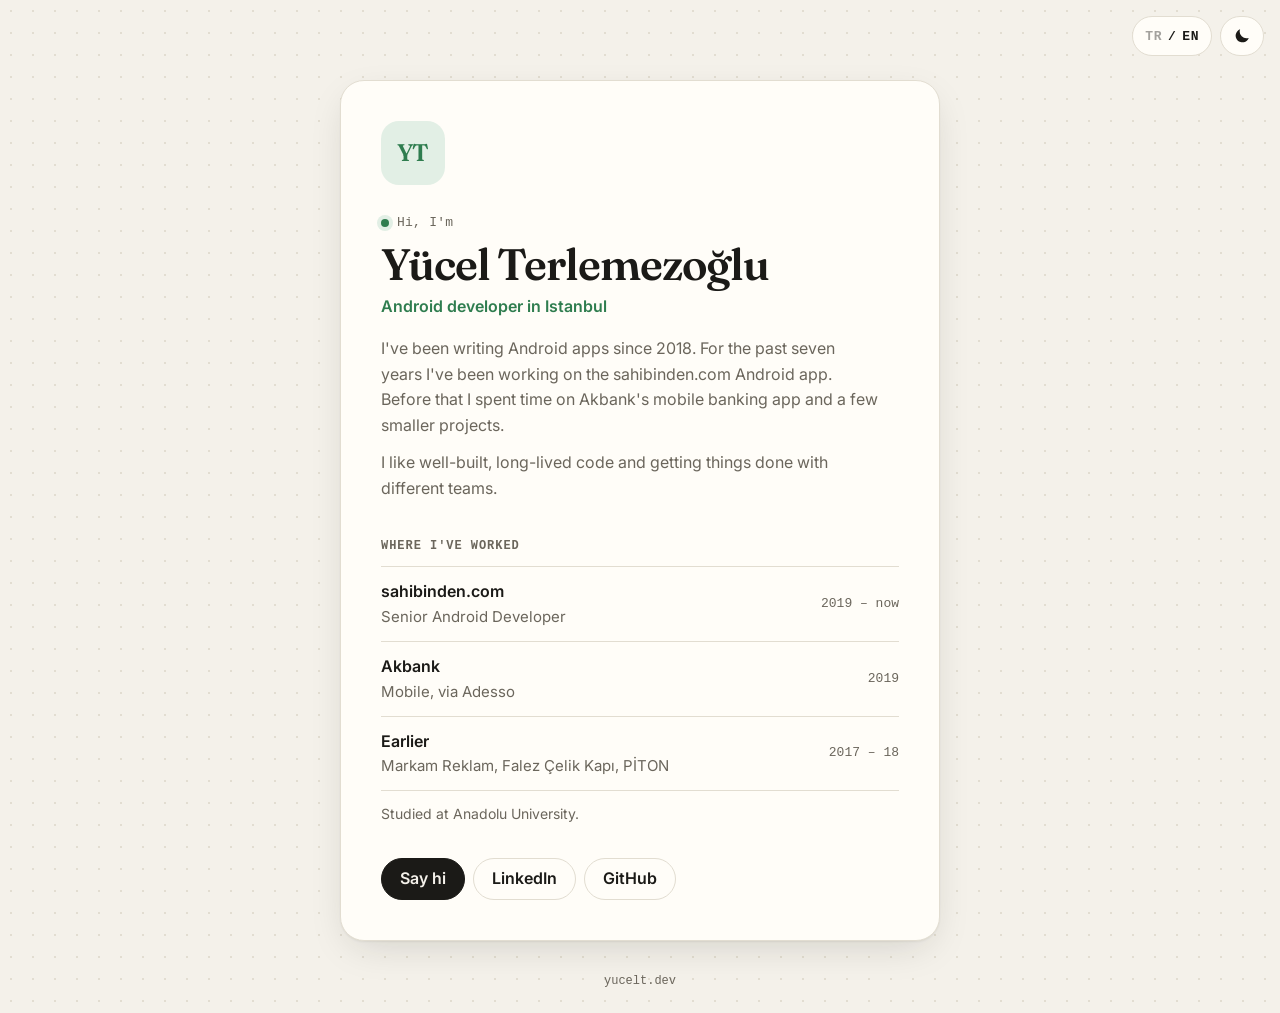
<file: index.html>
<!DOCTYPE html>
<html lang="en" data-title-tr="Yücel Terlemezoğlu · Kıdemli Android Geliştirici">
<head>
	<meta charset="utf-8">
	<meta name="viewport" content="width=device-width, initial-scale=1">
	<title>Yücel Terlemezoğlu · Senior Android Developer</title>
	<meta name="description" content="Yücel Terlemezoğlu — Senior Android Developer at sahibinden.com, Istanbul." data-tr="Yücel Terlemezoğlu — sahibinden.com'da Kıdemli Android Geliştirici, İstanbul.">
	<meta name="theme-color" content="#f4f1ea" media="(prefers-color-scheme: light)">
	<meta name="theme-color" content="#12130f" media="(prefers-color-scheme: dark)">
	<link rel="canonical" href="https://yucelt.dev/">
	<meta property="og:type" content="profile">
	<meta property="og:url" content="https://yucelt.dev/">
	<meta property="og:title" content="Yücel Terlemezoğlu">
	<meta property="og:description" content="Senior Android Developer at sahibinden.com, Istanbul.">
	<meta name="twitter:card" content="summary">
	<link rel="icon" type="image/png" href="/assets/images/favicon.png">
	<link rel="apple-touch-icon" href="/assets/images/favicon.png">
	<script>try { var t = localStorage.getItem("theme"); if (t) document.documentElement.dataset.theme = t; } catch (e) {}</script>
	<link rel="preconnect" href="https://fonts.googleapis.com">
	<link rel="preconnect" href="https://fonts.gstatic.com" crossorigin>
	<link rel="stylesheet" href="https://fonts.googleapis.com/css2?family=Fraunces:opsz,wght@9..144,600&family=Inter:wght@400;500;600&display=swap">
	<link rel="stylesheet" href="/assets/css/site.css">
	<script type="application/ld+json">
	{
		"@context": "https://schema.org",
		"@type": "Person",
		"name": "Yücel Terlemezoğlu",
		"jobTitle": "Senior Android Developer",
		"worksFor": { "@type": "Organization", "name": "sahibinden.com" },
		"address": { "@type": "PostalAddress", "addressLocality": "Istanbul", "addressCountry": "TR" },
		"alumniOf": { "@type": "CollegeOrUniversity", "name": "Anadolu University" },
		"url": "https://yucelt.dev/",
		"sameAs": [
			"https://www.linkedin.com/in/yucelt",
			"https://github.com/YucelT94"
		]
	}
	</script>
</head>
<body>
	<div class="toolbar">
		<button type="button" class="toggle" id="lang-toggle" aria-label="Türkçe'ye geç">
			<span data-lang-opt="tr">TR</span><span aria-hidden="true">/</span><span data-lang-opt="en">EN</span>
		</button>
		<button type="button" class="toggle" id="theme-toggle" aria-label="Dark theme">
			<svg class="moon" viewBox="0 0 24 24" aria-hidden="true"><path d="M21 14.5A9 9 0 0 1 9.5 3a9 9 0 1 0 11.5 11.5z"/></svg>
			<svg class="sun" viewBox="0 0 24 24" aria-hidden="true" style="display:none"><path d="M12 7a5 5 0 1 0 0 10 5 5 0 0 0 0-10zm0-5 1 3h-2l1-3zm0 20-1-3h2l-1 3zM2 12l3-1v2l-3-1zm20 0-3 1v-2l3 1zM4.9 4.9l2.8 1.4-1.4 1.4-1.4-2.8zm14.2 14.2-2.8-1.4 1.4-1.4 1.4 2.8zm0-14.2-1.4 2.8-1.4-1.4 2.8-1.4zM4.9 19.1l1.4-2.8 1.4 1.4-2.8 1.4z"/></svg>
		</button>
	</div>

	<main class="page">
		<article class="card">
			<div class="avatar" aria-hidden="true">YT</div>
			<p class="eyebrow" data-tr="Merhaba, ben">Hi, I'm</p>
			<h1>Yücel Terlemezoğlu</h1>
			<p class="role" data-tr="Android geliştirici, İstanbul">Android developer in Istanbul</p>

			<p class="bio" data-tr="2018'den beri Android uygulamaları yazıyorum. Son yedi yıldır sahibinden.com'un Android uygulamasında çalışıyorum. Öncesinde Akbank'ın mobil bankacılık uygulamasında ve birkaç küçük projede yer aldım.">I've been writing Android apps since 2018. For the past seven years I've been working on the sahibinden.com Android app. Before that I spent time on Akbank's mobile banking app and a few smaller projects.</p>
			<p class="bio" data-tr="İyi kurulmuş, uzun ömürlü kodu ve farklı ekiplerle birlikte iş çıkarmayı seviyorum.">I like well-built, long-lived code and getting things done with different teams.</p>

			<h2 data-tr="Nerelerde çalıştım">Where I've worked</h2>
			<ul class="work">
				<li><span class="org">sahibinden.com</span><span class="what" data-tr="Kıdemli Android Geliştirici">Senior Android Developer</span><span class="when" data-tr="2019 – şimdi">2019 – now</span></li>
				<li><span class="org">Akbank</span><span class="what" data-tr="Mobil, Adesso üzerinden">Mobile, via Adesso</span><span class="when">2019</span></li>
				<li><span class="org" data-tr="Daha önce">Earlier</span><span class="what">Markam Reklam, Falez Çelik Kapı, PİTON</span><span class="when">2017 – 18</span></li>
			</ul>
			<p class="footnote" data-tr="Anadolu Üniversitesi'nde okudum.">Studied at Anadolu University.</p>

			<div class="cta">
				<a class="btn primary" href="mailto:yucelt@gmail.com" data-tr="Merhaba de">Say hi</a>
				<a class="btn" href="https://www.linkedin.com/in/yucelt" rel="me">LinkedIn</a>
				<a class="btn" href="https://github.com/YucelT94" rel="me">GitHub</a>
			</div>
		</article>
	</main>

	<footer>yucelt.dev</footer>

	<script src="/assets/js/site.js"></script>
</body>
</html>
</file>
<file: assets/css/site.css>
/* yucelt.dev — shared styles for the landing and 404 pages. */

:root {
	--bg: #f4f1ea;
	--surface: #fffdf8;
	--ink: #1b1a17;
	--muted: #6b665c;
	--line: #e2ddd1;
	--accent: #2f7d4f;
	--accent-soft: #e2efe5;
	--shadow: 0 1px 2px rgb(27 26 23 / 6%), 0 12px 40px -12px rgb(27 26 23 / 18%);
	--display: "Fraunces", Georgia, "Times New Roman", serif;
	--body: "Inter", system-ui, -apple-system, "Segoe UI", sans-serif;
	--mono: ui-monospace, "JetBrains Mono", "Cascadia Code", Consolas, monospace;
	color-scheme: light;
}

@media (prefers-color-scheme: dark) {
	:root:not([data-theme="light"]) {
		--bg: #12130f;
		--surface: #1b1c17;
		--ink: #eeebe3;
		--muted: #a19c90;
		--line: #2d2e27;
		--accent: #7fd39b;
		--accent-soft: #1f3326;
		--shadow: 0 1px 2px rgb(0 0 0 / 30%), 0 12px 40px -12px rgb(0 0 0 / 60%);
		color-scheme: dark;
	}
}

:root[data-theme="dark"] {
	--bg: #12130f;
	--surface: #1b1c17;
	--ink: #eeebe3;
	--muted: #a19c90;
	--line: #2d2e27;
	--accent: #7fd39b;
	--accent-soft: #1f3326;
	--shadow: 0 1px 2px rgb(0 0 0 / 30%), 0 12px 40px -12px rgb(0 0 0 / 60%);
	color-scheme: dark;
}

*, *::before, *::after { box-sizing: border-box; margin: 0; padding: 0; }

html { -webkit-text-size-adjust: 100%; text-size-adjust: 100%; }

body {
	min-height: 100vh;
	min-height: 100dvh;
	display: grid;
	grid-template-rows: auto 1fr auto;
	background: var(--bg);
	background-image: radial-gradient(var(--line) 1px, transparent 1px);
	background-size: 22px 22px;
	color: var(--ink);
	font-family: var(--body);
	font-size: 1rem;
	line-height: 1.6;
	-webkit-font-smoothing: antialiased;
}

a { color: inherit; }

:focus-visible { outline: 2px solid var(--accent); outline-offset: 3px; border-radius: 6px; }

.visually-hidden {
	position: absolute; width: 1px; height: 1px; overflow: hidden;
	clip: rect(0 0 0 0); clip-path: inset(50%); white-space: nowrap;
}

/* Top bar: language + theme toggles */

.toolbar {
	display: flex;
	justify-content: flex-end;
	gap: 8px;
	padding: 16px;
}

.toggle {
	display: inline-flex;
	align-items: center;
	justify-content: center;
	gap: 6px;
	min-width: 40px;
	height: 40px;
	padding: 0 12px;
	border: 1px solid var(--line);
	border-radius: 999px;
	background: var(--surface);
	color: var(--ink);
	font: 600 0.8125rem/1 var(--mono);
	letter-spacing: 0.04em;
	cursor: pointer;
	transition: border-color .15s, background-color .15s;
}
.toggle:hover { border-color: var(--muted); }
.toggle svg { width: 18px; height: 18px; fill: currentColor; }
.toggle .off { opacity: .4; }

/* Card */

main {
	display: grid;
	place-items: center;
	padding: 8px 16px 32px;
}

.card {
	width: 100%;
	max-width: 520px;
	padding: 40px;
	background: var(--surface);
	border: 1px solid var(--line);
	border-radius: 24px;
	box-shadow: var(--shadow);
	animation: rise .6s cubic-bezier(.2, .7, .2, 1) both;
}

.avatar {
	display: grid;
	place-items: center;
	width: 64px;
	height: 64px;
	margin-bottom: 24px;
	border-radius: 18px;
	background: var(--accent-soft);
	color: var(--accent);
	font: 600 1.5rem/1 var(--display);
	letter-spacing: -0.02em;
}

.eyebrow {
	display: inline-flex;
	align-items: center;
	gap: 8px;
	margin-bottom: 8px;
	color: var(--muted);
	font: 500 0.8125rem/1.4 var(--mono);
	letter-spacing: 0.02em;
}
.eyebrow::before {
	content: "";
	width: 8px; height: 8px;
	border-radius: 50%;
	background: var(--accent);
	box-shadow: 0 0 0 4px var(--accent-soft);
}

h1 {
	font: 600 clamp(2rem, 7vw, 2.75rem)/1.1 var(--display);
	letter-spacing: -0.025em;
	text-wrap: balance;
}

.role {
	margin-top: 6px;
	color: var(--accent);
	font-weight: 600;
}

.bio {
	margin-top: 16px;
	color: var(--muted);
	text-wrap: pretty;
}

.home-link {
	display: inline-flex;
	align-items: center;
	gap: 8px;
	margin-top: 32px;
	padding: 10px 18px;
	border-radius: 999px;
	background: var(--ink);
	color: var(--bg);
	font-weight: 600;
	text-decoration: none;
}

/* Landing page: one wider card */

main.page { display: grid; place-items: center; }
.page > .card { max-width: 600px; }

h2 {
	margin: 36px 0 12px;
	color: var(--muted);
	font: 600 0.75rem/1.4 var(--mono);
	letter-spacing: 0.08em;
	text-transform: uppercase;
}

.bio + .bio { margin-top: 12px; }

.work { list-style: none; border-top: 1px solid var(--line); }
.work li {
	display: grid;
	grid-template-columns: 1fr auto;
	gap: 0 16px;
	padding: 12px 0;
	border-bottom: 1px solid var(--line);
}
.work .org { font-weight: 600; }
.work .what { grid-row: 2; color: var(--muted); font-size: 0.9375rem; }
.work .when { grid-row: 1 / span 2; align-self: center; color: var(--muted); font: 0.8125rem/1.4 var(--mono); white-space: nowrap; }

.footnote { margin-top: 12px; color: var(--muted); font-size: 0.875rem; }

.cta { display: flex; flex-wrap: wrap; gap: 8px; margin-top: 32px; }

.btn {
	display: inline-flex;
	align-items: center;
	height: 42px;
	padding: 0 18px;
	border: 1px solid var(--line);
	border-radius: 999px;
	font-weight: 600;
	text-decoration: none;
	transition: border-color .15s, background-color .15s;
}
.btn:hover { border-color: var(--accent); background: var(--accent-soft); }
.btn.primary { border-color: var(--ink); background: var(--ink); color: var(--bg); }
.btn.primary:hover { border-color: var(--accent); background: var(--accent); }

footer {
	padding: 0 16px 24px;
	color: var(--muted);
	font: 0.75rem/1.4 var(--mono);
	text-align: center;
}

@media (max-width: 480px) {
	.card { padding: 28px 22px; border-radius: 20px; }
}

@keyframes rise {
	from { opacity: 0; transform: translateY(12px); }
	to { opacity: 1; transform: none; }
}

@media (prefers-reduced-motion: reduce) {
	*, *::before, *::after { animation: none !important; transition: none !important; }
}
</file>
